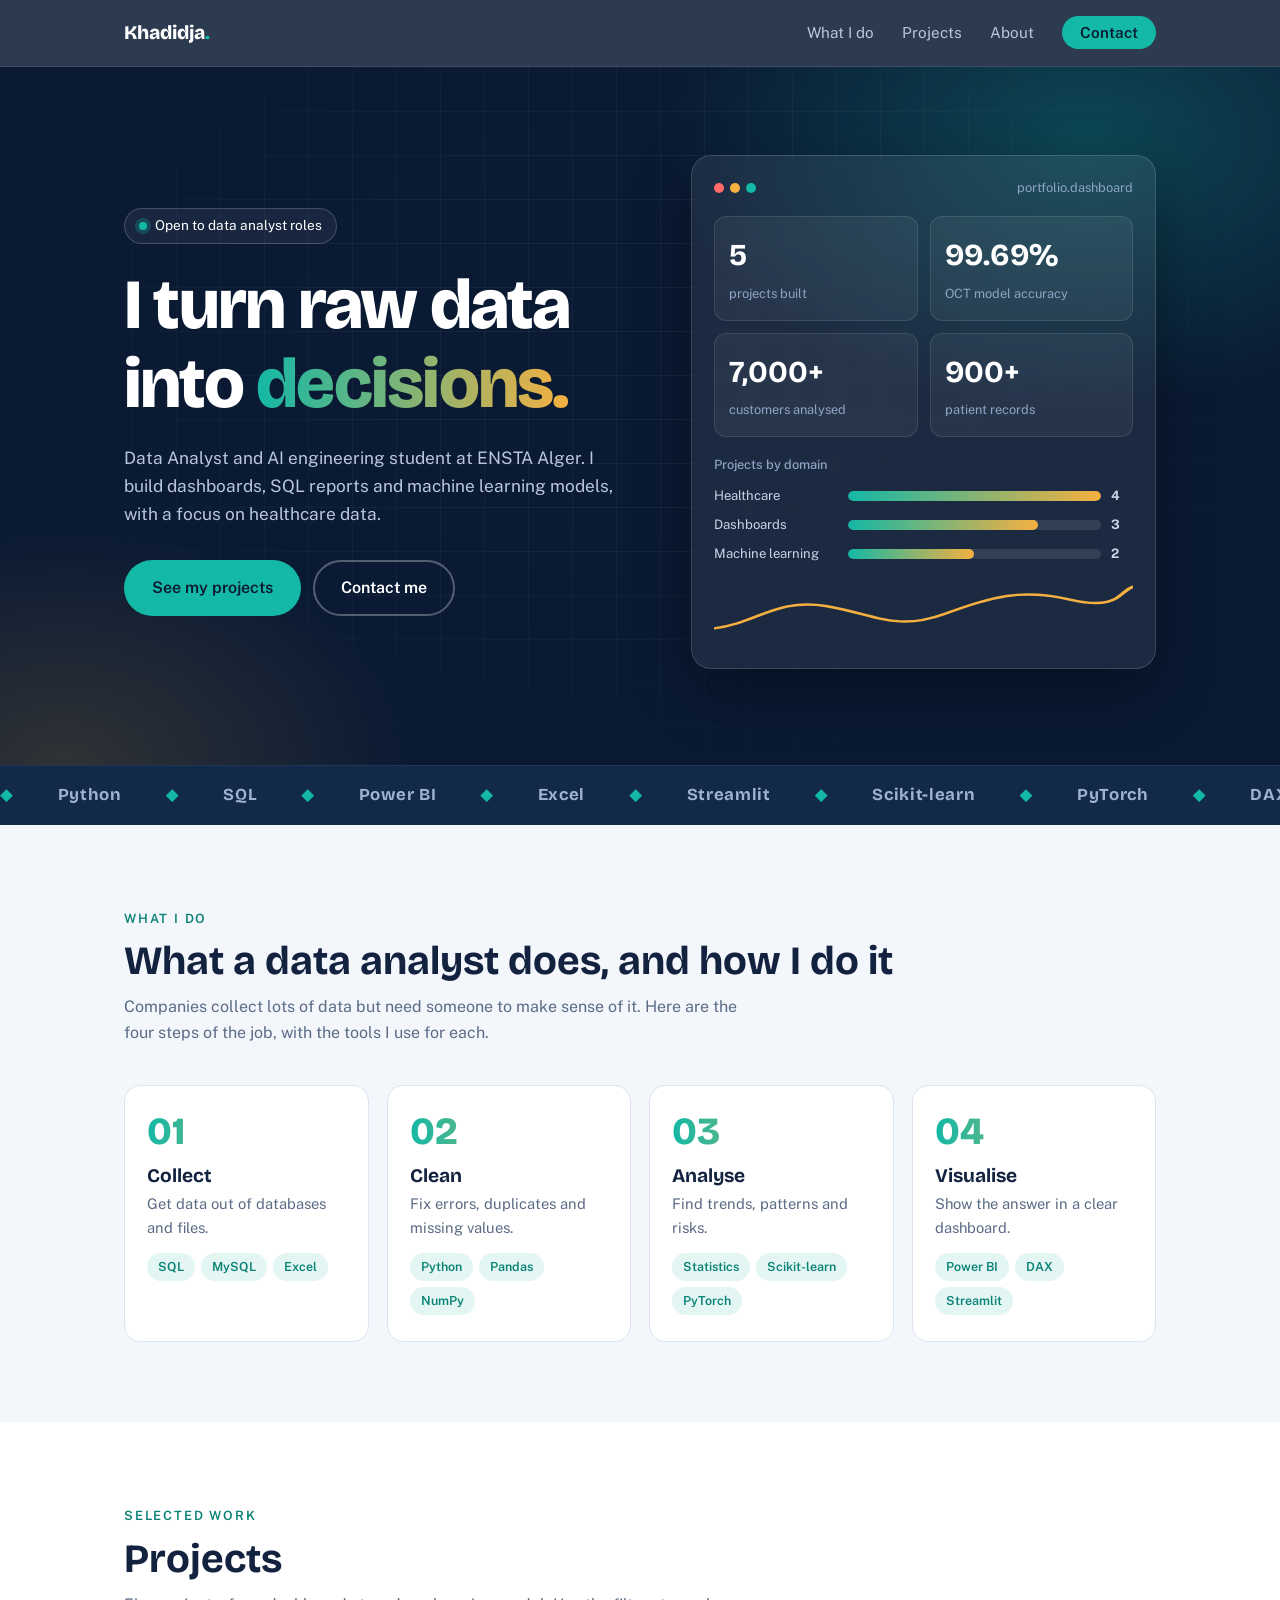
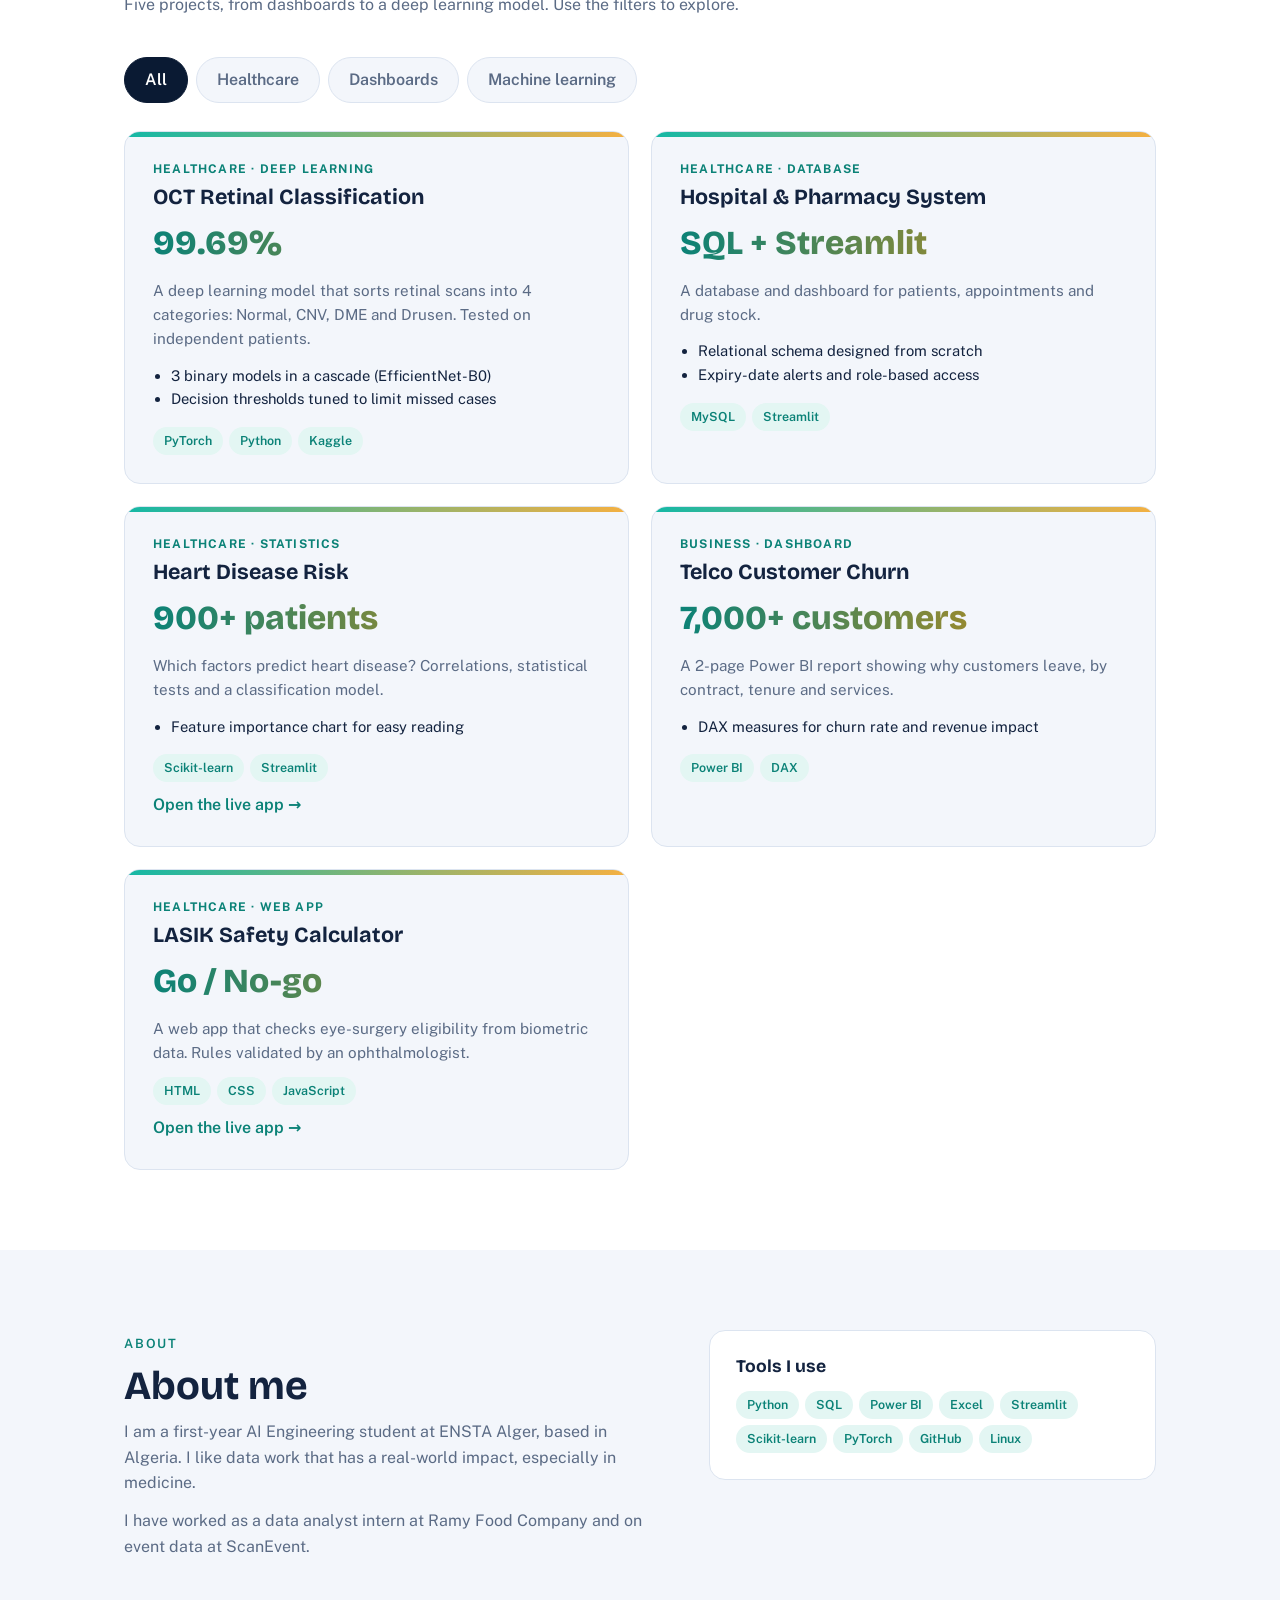
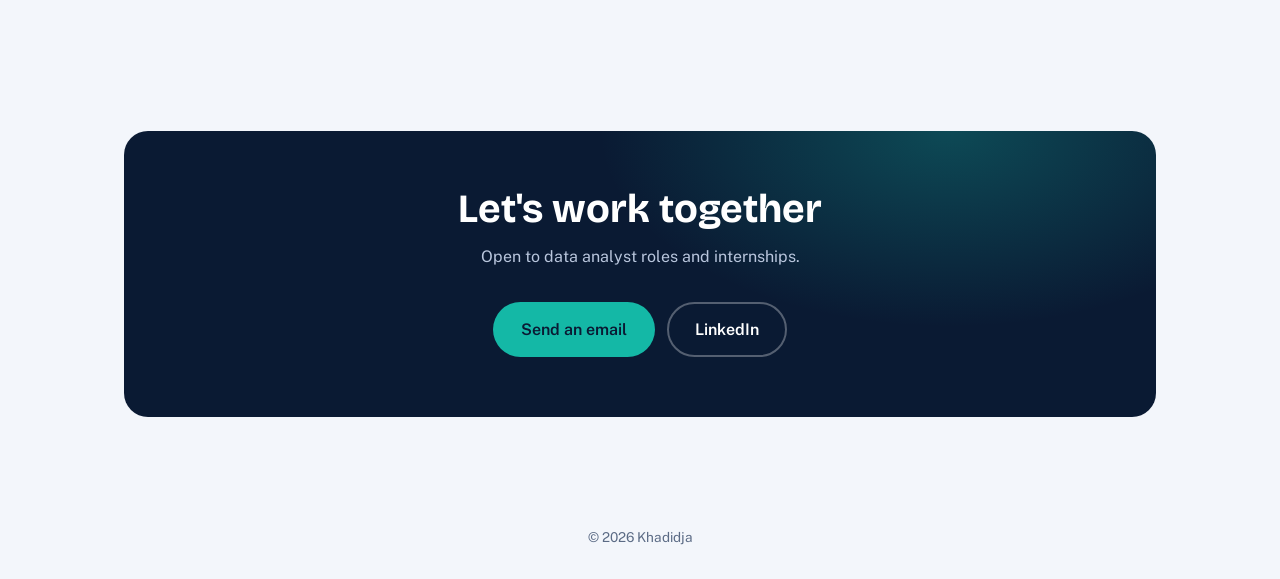
<file: index.html>
<!DOCTYPE html>
<html lang="en">
<head>
<meta charset="UTF-8">
<meta name="viewport" content="width=device-width, initial-scale=1">
<title>Khadidja — Data Analyst</title>
<meta name="description" content="Data Analyst and AI engineering student. Dashboards, SQL, Python and machine learning for healthcare data.">
<link rel="preconnect" href="https://fonts.googleapis.com">
<link rel="preconnect" href="https://fonts.gstatic.com" crossorigin>
<link href="https://fonts.googleapis.com/css2?family=Bricolage+Grotesque:wght@500;700;800&family=Public+Sans:wght@400;500;600&display=swap" rel="stylesheet">
<link rel="stylesheet" href="style.css">
<!-- defer = le JS s'exécute après le chargement du HTML : plus fiable -->
<script src="script.js" defer></script>
</head>
<body>

<header>
  <nav class="wrap">
    <a class="logo" href="#top">Khadidja<span>.</span></a>
    <ul>
      <li><a href="#skills">What I do</a></li>
      <li><a href="#projects">Projects</a></li>
      <li><a href="#about">About</a></li>
      <li><a class="cta" href="#contact">Contact</a></li>
    </ul>
  </nav>
</header>

<main id="top">

<!-- HERO -->
<section class="hero">


  <div class="wrap">
    <div>
      <span class="badge"><i></i>Open to data analyst roles</span>
      <h1>I turn raw data into <span class="grad">decisions.</span></h1>
      <p>Data Analyst and AI engineering student at ENSTA Alger. I build dashboards, SQL reports and machine learning models, with a focus on healthcare data.</p>
      <div class="btns">
        <a class="btn primary" href="#projects">See my projects</a>
        <a class="btn ghost" href="#contact">Contact me</a>
      </div>
    </div>

    <!-- Les chiffres sont déjà écrits ici : si le JS ne marche pas, ils restent corrects -->
    <div class="dash" aria-label="Key numbers from my projects">
      <div class="dash-top"><i></i><i></i><i></i><span>portfolio.dashboard</span></div>
      <div class="kpis">
        <div class="kpi"><b data-count="5">5</b><span>projects built</span></div>
        <div class="kpi"><b data-count="99.69" data-dec="2" data-suffix="%">99.69%</b><span>OCT model accuracy</span></div>
        <div class="kpi"><b data-count="7000" data-suffix="+">7,000+</b><span>customers analysed</span></div>
        <div class="kpi"><b data-count="900" data-suffix="+">900+</b><span>patient records</span></div>
      </div>


      <div class="chart">
        <h4>Projects by domain</h4>
        <div class="bar"><span>Healthcare</span><div class="track"><i class="fill" style="--w:100%"></i></div><b>4</b></div>
        <div class="bar"><span>Dashboards</span><div class="track"><i class="fill" style="--w:75%"></i></div><b>3</b></div>
        <div class="bar"><span>Machine learning</span><div class="track"><i class="fill" style="--w:50%"></i></div><b>2</b></div>
      </div>


      <svg class="spark" viewBox="0 0 300 70" preserveAspectRatio="none" aria-hidden="true">
        <path d="M0 58 C30 52 45 20 80 30 S130 62 165 40 S220 8 255 22 S290 12 300 6"/>
      </svg>
    </div>
  </div>
</section>


<!-- Bande d'outils (le contenu est répété 2 fois pour une boucle sans coupure) -->
<div class="marquee" aria-hidden="true">
  <div>
    <span>Python</span><span>SQL</span><span>Power BI</span><span>Excel</span><span>Streamlit</span><span>Scikit-learn</span><span>PyTorch</span><span>DAX</span>
    <span>Python</span><span>SQL</span><span>Power BI</span><span>Excel</span><span>Streamlit</span><span>Scikit-learn</span><span>PyTorch</span><span>DAX</span>
  </div>
</div>

<!-- SKILLS : le travail d'un data analyst en 4 étapes -->
<section id="skills">
  <div class="wrap">
    
    <span class="eyebrow">What I do</span>
    <h2>What a data analyst does, and how I do it</h2>
    <p class="lead">Companies collect lots of data but need someone to make sense of it. Here are the four steps of the job, with the tools I use for each.</p>
    <div class="steps">

      <div class="step">
        <h3>Collect</h3>
        <p>Get data out of databases and files.</p>
        <div class="tags"><span class="tag">SQL</span><span class="tag">MySQL</span><span class="tag">Excel</span></div>
      </div>


      <div class="step">
        <h3>Clean</h3>
        <p>Fix errors, duplicates and missing values.</p>
        <div class="tags"><span class="tag">Python</span><span class="tag">Pandas</span><span class="tag">NumPy</span></div>
      </div>
      <div class="step">
        <h3>Analyse</h3>
        <p>Find trends, patterns and risks.</p>
        <div class="tags"><span class="tag">Statistics</span><span class="tag">Scikit-learn</span><span class="tag">PyTorch</span></div>
      </div>
      <div class="step">
        <h3>Visualise</h3>
        <p>Show the answer in a clear dashboard.</p>
        <div class="tags"><span class="tag">Power BI</span><span class="tag">DAX</span><span class="tag">Streamlit</span></div>
      </div>
    </div>
  </div>
</section>

<!-- PROJETS -->
<section id="projects" class="projects-bg">
  <div class="wrap">
    <span class="eyebrow">Selected work</span>
    <h2>Projects</h2>
    <p class="lead">Five projects, from dashboards to a deep learning model. Use the filters to explore.</p>

    <div class="filters" role="group" aria-label="Filter projects">
      <button type="button" class="active" data-filter="all">All</button>
      <button type="button" data-filter="health">Healthcare</button>
      <button type="button" data-filter="dashboard">Dashboards</button>
      <button type="button" data-filter="ml">Machine learning</button>
    </div>

    <div class="grid">
      <!-- Chaque projet = un <article>. data-cat = catégories utilisées par les filtres -->
      <article class="project" data-cat="health ml">
        <div class="kind">Healthcare · Deep learning</div>
        <h3>OCT Retinal Classification</h3>
        <div class="big">99.69%</div>
        <p>A deep learning model that sorts retinal scans into 4 categories: Normal, CNV, DME and Drusen. Tested on independent patients.</p>
        <ul><li>3 binary models in a cascade (EfficientNet-B0)</li><li>Decision thresholds tuned to limit missed cases</li></ul>
        <div class="tags"><span class="tag">PyTorch</span><span class="tag">Python</span><span class="tag">Kaggle</span></div>
      </article>

      <article class="project" data-cat="health dashboard">
        <div class="kind">Healthcare · Database</div>
        <h3>Hospital &amp; Pharmacy System</h3>
        <div class="big">SQL + Streamlit</div>
        <p>A database and dashboard for patients, appointments and drug stock.</p>
        <ul><li>Relational schema designed from scratch</li><li>Expiry-date alerts and role-based access</li></ul>
        <div class="tags"><span class="tag">MySQL</span><span class="tag">Streamlit</span></div>
      </article>

      <article class="project" data-cat="health ml dashboard">
        <div class="kind">Healthcare · Statistics</div>
        <h3>Heart Disease Risk</h3>
        <div class="big">900+ patients</div>
        <p>Which factors predict heart disease? Correlations, statistical tests and a classification model.</p>
        <ul><li>Feature importance chart for easy reading</li></ul>
        <div class="tags"><span class="tag">Scikit-learn</span><span class="tag">Streamlit</span></div>
        <a class="link" href="https://heartdiseasedashboard-sdqftyhc4finz9crejudpn.streamlit.app/" target="_blank" rel="noopener">Open the live app →</a>
      </article>

      <article class="project" data-cat="dashboard">
        <div class="kind">Business · Dashboard</div>
        <h3>Telco Customer Churn</h3>
        <div class="big">7,000+ customers</div>
        <p>A 2-page Power BI report showing why customers leave, by contract, tenure and services.</p>
        <ul><li>DAX measures for churn rate and revenue impact</li></ul>
        <div class="tags"><span class="tag">Power BI</span><span class="tag">DAX</span></div>
      </article>

      <article class="project" data-cat="health">
        <div class="kind">Healthcare · Web app</div>
        <h3>LASIK Safety Calculator</h3>
        <div class="big">Go / No-go</div>
        <p>A web app that checks eye-surgery eligibility from biometric data. Rules validated by an ophthalmologist.</p>
        <div class="tags"><span class="tag">HTML</span><span class="tag">CSS</span><span class="tag">JavaScript</span></div>
        <a class="link" href="https://clarity-ai-vision.vercel.app/" target="_blank" rel="noopener">Open the live app →</a>
      </article>
    </div>
  </div>
</section>

<!-- À PROPOS -->
<section id="about">
  <div class="wrap about">
    <div>
      <span class="eyebrow">About</span>
      <h2>About me</h2>
      <p>I am a first-year AI Engineering student at ENSTA Alger, based in Algeria. I like data work that has a real-world impact, especially in medicine.</p>
      <p>I have worked as a data analyst intern at Ramy Food Company and on event data at ScanEvent.</p>
    </div>
    <div class="facts">
      <h3>Tools I use</h3>
      <div class="tags">
        <span class="tag">Python</span><span class="tag">SQL</span><span class="tag">Power BI</span><span class="tag">Excel</span>
        <span class="tag">Streamlit</span><span class="tag">Scikit-learn</span><span class="tag">PyTorch</span><span class="tag">GitHub</span><span class="tag">Linux</span>
      </div>
    </div>
  </div>
</section>

<!-- CONTACT -->
<section id="contact">
  <div class="wrap">
    <div class="contact">
      <h2>Let's work together</h2>
      <p>Open to data analyst roles and internships.</p>
     
<a
  class="btn primary"
  href="https://mail.google.com/mail/?view=cm&fs=1&to=aithocinekhadidja19@gmail.com"
  target="_blank"
  rel="noopener noreferrer"
>
  Send an email
</a>
      <a class="btn ghost" href="https://www.linkedin.com/in/ait-hocine-khadidja-222a38408" target="_blank" rel="noopener">LinkedIn</a>
    </div>
  </div>
</section>

</main>
<footer>© 2026 Khadidja</footer>

</body>
</html>
</file>
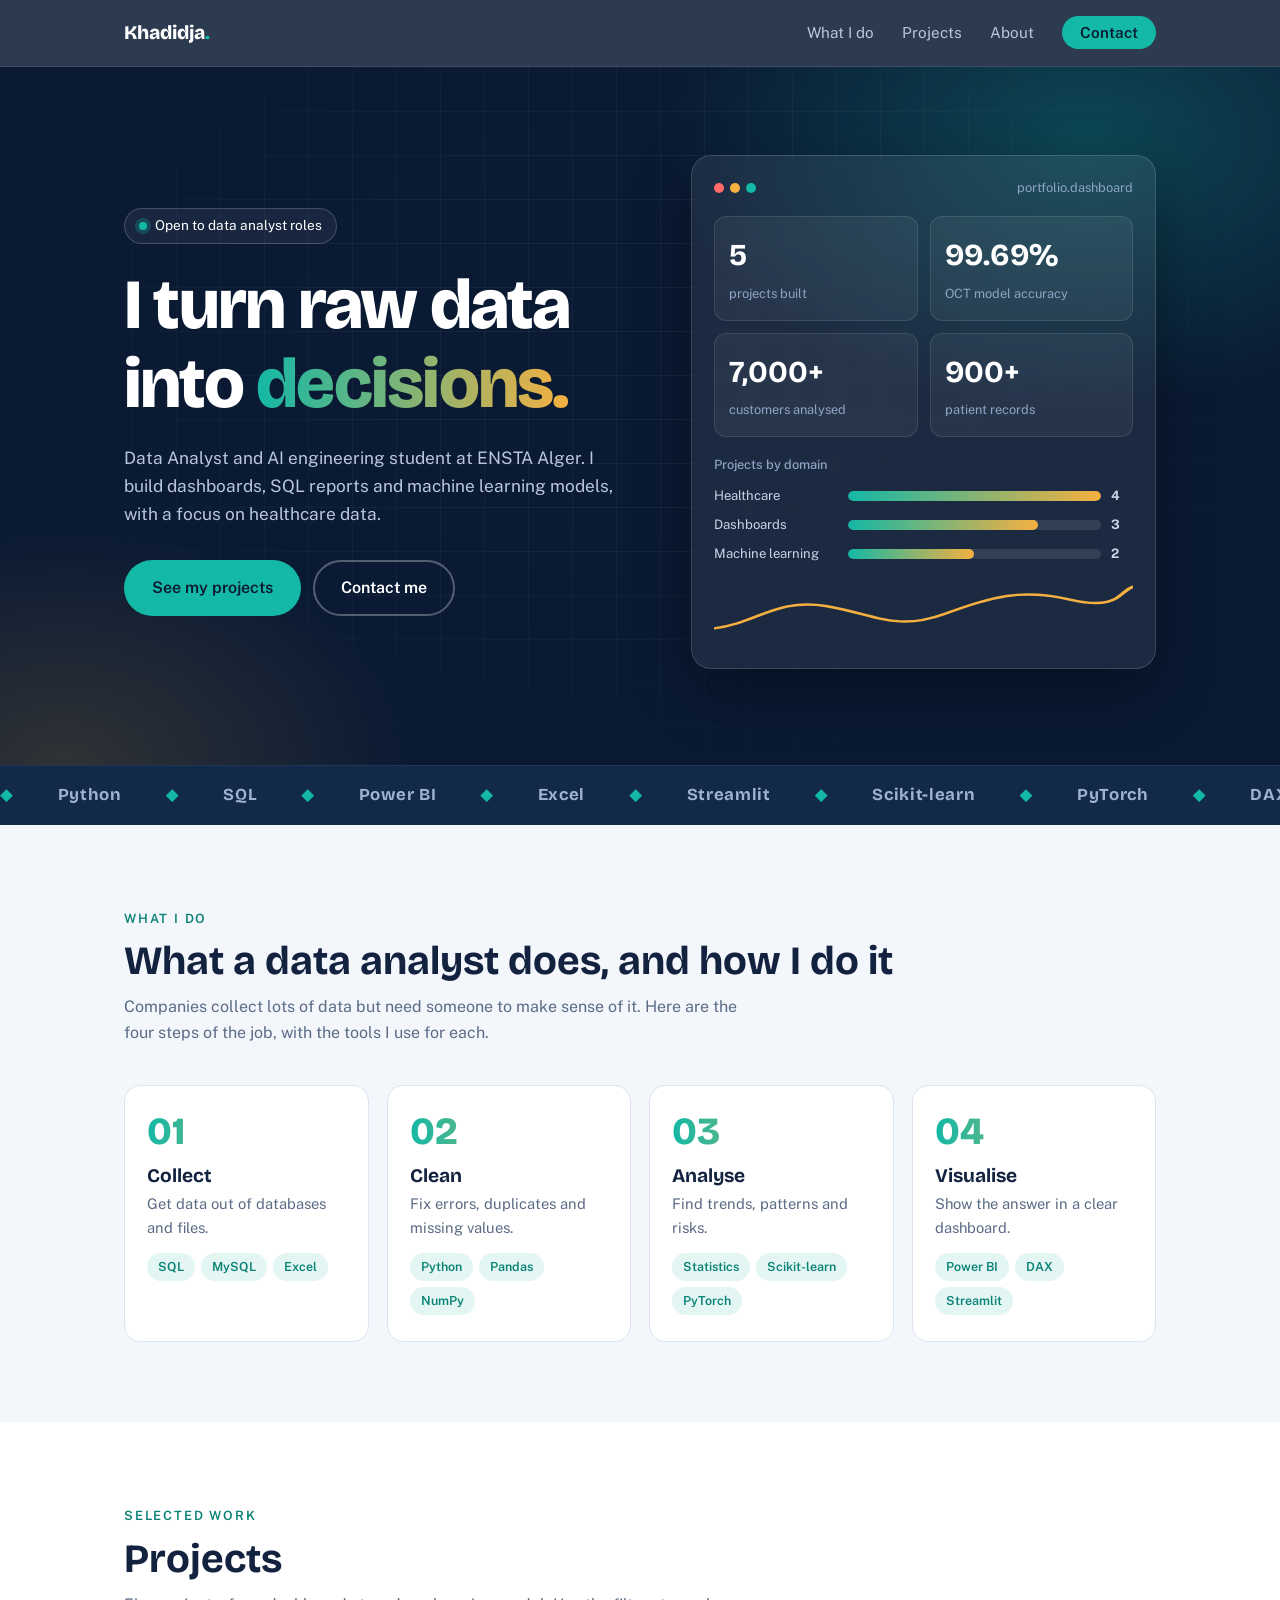
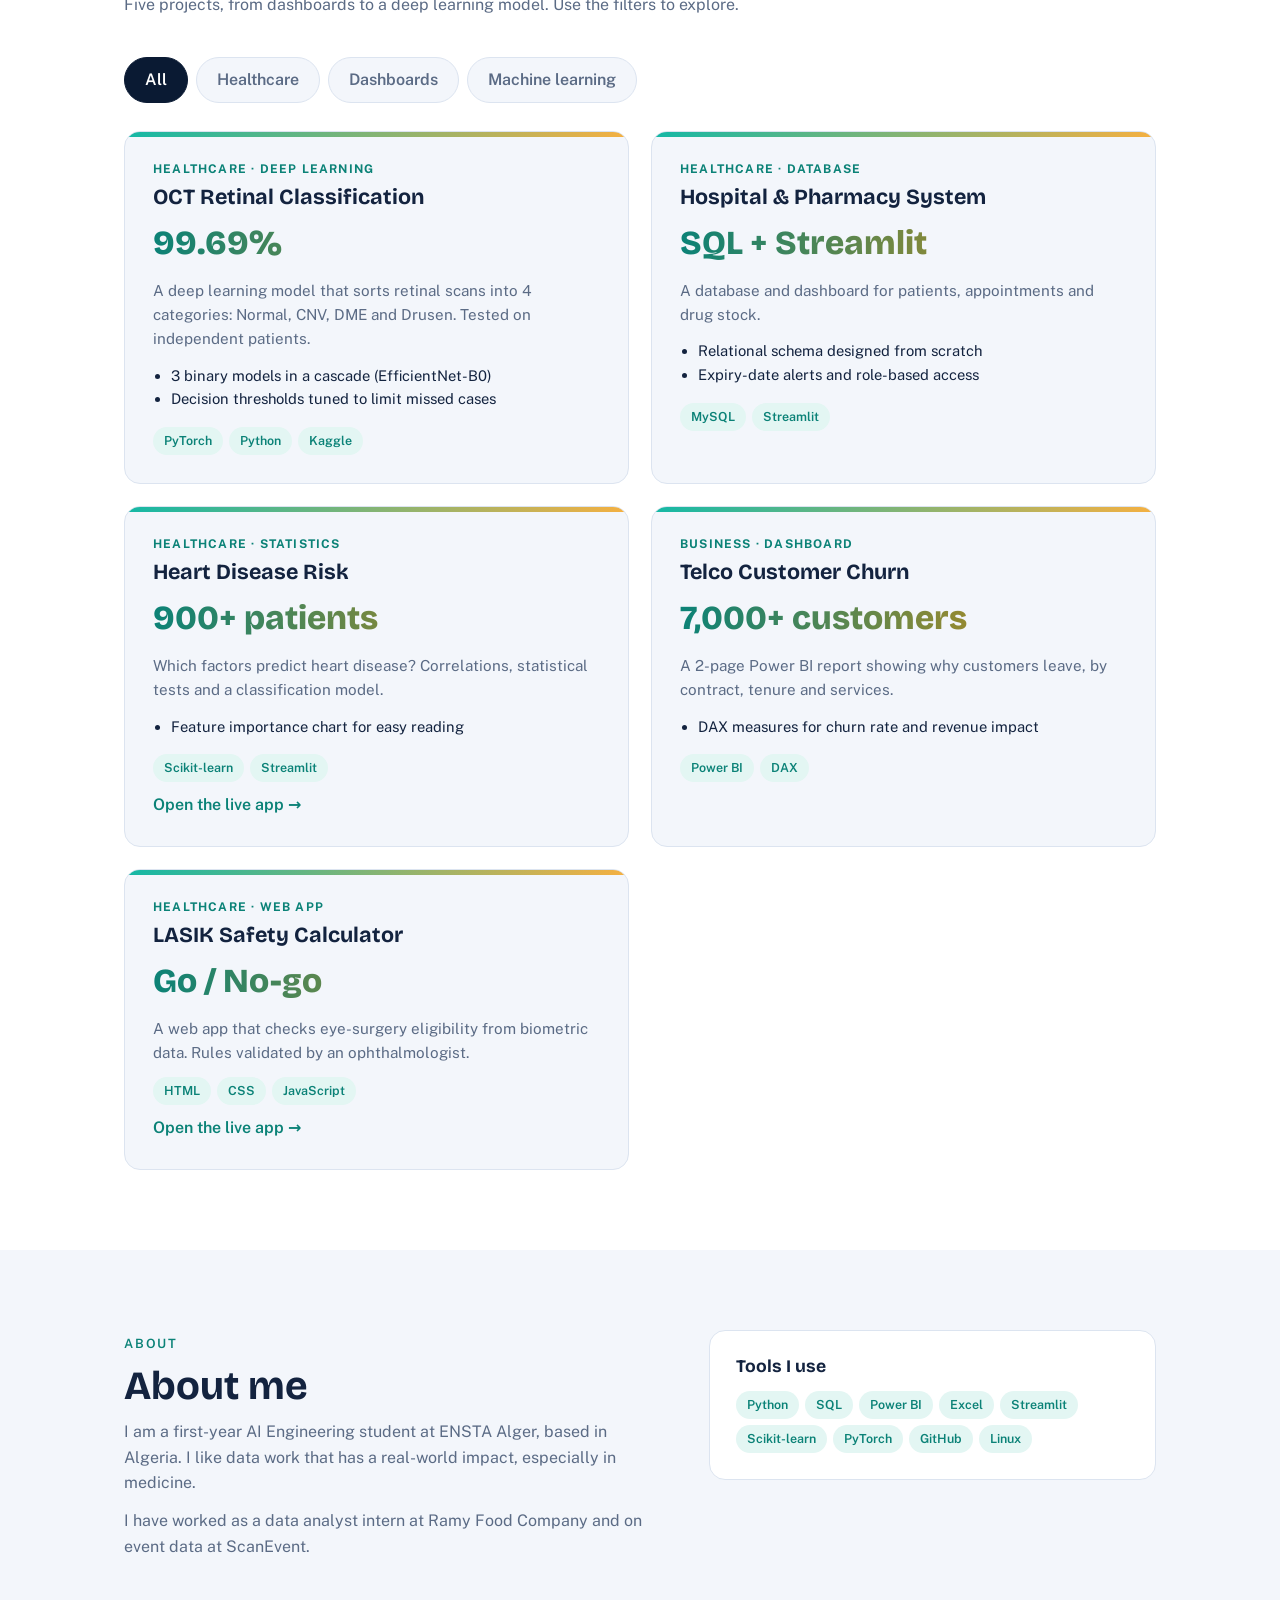
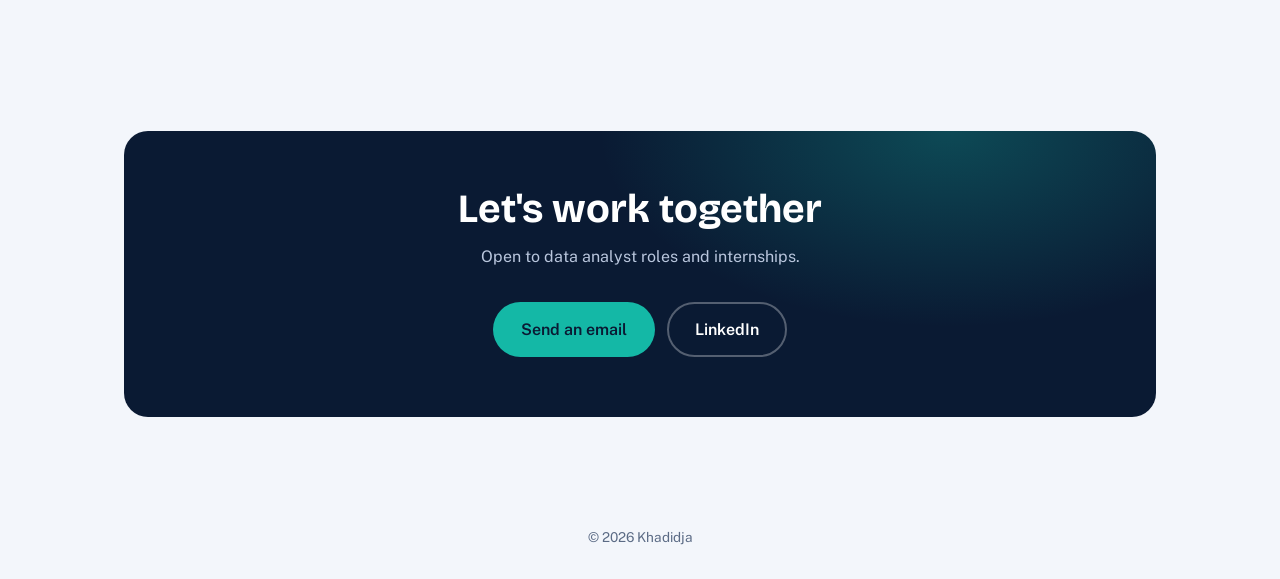
<file: index (2).html>
<!DOCTYPE html>
<html lang="en">
<head>
<meta charset="UTF-8">
<meta name="viewport" content="width=device-width, initial-scale=1">
<title>Khadidja — Data Analyst</title>
<meta name="description" content="Data Analyst and AI engineering student. Dashboards, SQL, Python and machine learning for healthcare data.">
<link rel="preconnect" href="https://fonts.googleapis.com">
<link rel="preconnect" href="https://fonts.gstatic.com" crossorigin>
<link href="https://fonts.googleapis.com/css2?family=Bricolage+Grotesque:wght@500;700;800&family=Public+Sans:wght@400;500;600&display=swap" rel="stylesheet">
<link rel="stylesheet" href="style (1).css">
<!-- defer = le JS s'exécute après le chargement du HTML : plus fiable -->
<script src="script (1).js" defer></script>
</head>
<body>

<header>
  <nav class="wrap">
    <a class="logo" href="#top">Khadidja<span>.</span></a>
    <ul>
      <li><a href="#skills">What I do</a></li>
      <li><a href="#projects">Projects</a></li>
      <li><a href="#about">About</a></li>
      <li><a class="cta" href="#contact">Contact</a></li>
    </ul>
  </nav>
</header>

<main id="top">

<!-- HERO -->
<section class="hero">


  <div class="wrap">
    <div>
      <span class="badge"><i></i>Open to data analyst roles</span>
      <h1>I turn raw data into <span class="grad">decisions.</span></h1>
      <p>Data Analyst and AI engineering student at ENSTA Alger. I build dashboards, SQL reports and machine learning models, with a focus on healthcare data.</p>
      <div class="btns">
        <a class="btn primary" href="#projects">See my projects</a>
        <a class="btn ghost" href="#contact">Contact me</a>
      </div>
    </div>

    <!-- Les chiffres sont déjà écrits ici : si le JS ne marche pas, ils restent corrects -->
    <div class="dash" aria-label="Key numbers from my projects">
      <div class="dash-top"><i></i><i></i><i></i><span>portfolio.dashboard</span></div>
      <div class="kpis">
        <div class="kpi"><b data-count="5">5</b><span>projects built</span></div>
        <div class="kpi"><b data-count="99.69" data-dec="2" data-suffix="%">99.69%</b><span>OCT model accuracy</span></div>
        <div class="kpi"><b data-count="7000" data-suffix="+">7,000+</b><span>customers analysed</span></div>
        <div class="kpi"><b data-count="900" data-suffix="+">900+</b><span>patient records</span></div>
      </div>


      <div class="chart">
        <h4>Projects by domain</h4>
        <div class="bar"><span>Healthcare</span><div class="track"><i class="fill" style="--w:100%"></i></div><b>4</b></div>
        <div class="bar"><span>Dashboards</span><div class="track"><i class="fill" style="--w:75%"></i></div><b>3</b></div>
        <div class="bar"><span>Machine learning</span><div class="track"><i class="fill" style="--w:50%"></i></div><b>2</b></div>
      </div>


      <svg class="spark" viewBox="0 0 300 70" preserveAspectRatio="none" aria-hidden="true">
        <path d="M0 58 C30 52 45 20 80 30 S130 62 165 40 S220 8 255 22 S290 12 300 6"/>
      </svg>
    </div>
  </div>
</section>


<!-- Bande d'outils (le contenu est répété 2 fois pour une boucle sans coupure) -->
<div class="marquee" aria-hidden="true">
  <div>
    <span>Python</span><span>SQL</span><span>Power BI</span><span>Excel</span><span>Streamlit</span><span>Scikit-learn</span><span>PyTorch</span><span>DAX</span>
    <span>Python</span><span>SQL</span><span>Power BI</span><span>Excel</span><span>Streamlit</span><span>Scikit-learn</span><span>PyTorch</span><span>DAX</span>
  </div>
</div>

<!-- SKILLS : le travail d'un data analyst en 4 étapes -->
<section id="skills">
  <div class="wrap">
    
    <span class="eyebrow">What I do</span>
    <h2>What a data analyst does, and how I do it</h2>
    <p class="lead">Companies collect lots of data but need someone to make sense of it. Here are the four steps of the job, with the tools I use for each.</p>
    <div class="steps">

      <div class="step">
        <h3>Collect</h3>
        <p>Get data out of databases and files.</p>
        <div class="tags"><span class="tag">SQL</span><span class="tag">MySQL</span><span class="tag">Excel</span></div>
      </div>


      <div class="step">
        <h3>Clean</h3>
        <p>Fix errors, duplicates and missing values.</p>
        <div class="tags"><span class="tag">Python</span><span class="tag">Pandas</span><span class="tag">NumPy</span></div>
      </div>
      <div class="step">
        <h3>Analyse</h3>
        <p>Find trends, patterns and risks.</p>
        <div class="tags"><span class="tag">Statistics</span><span class="tag">Scikit-learn</span><span class="tag">PyTorch</span></div>
      </div>
      <div class="step">
        <h3>Visualise</h3>
        <p>Show the answer in a clear dashboard.</p>
        <div class="tags"><span class="tag">Power BI</span><span class="tag">DAX</span><span class="tag">Streamlit</span></div>
      </div>
    </div>
  </div>
</section>

<!-- PROJETS -->
<section id="projects" class="projects-bg">
  <div class="wrap">
    <span class="eyebrow">Selected work</span>
    <h2>Projects</h2>
    <p class="lead">Five projects, from dashboards to a deep learning model. Use the filters to explore.</p>

    <div class="filters" role="group" aria-label="Filter projects">
      <button type="button" class="active" data-filter="all">All</button>
      <button type="button" data-filter="health">Healthcare</button>
      <button type="button" data-filter="dashboard">Dashboards</button>
      <button type="button" data-filter="ml">Machine learning</button>
    </div>

    <div class="grid">
      <!-- Chaque projet = un <article>. data-cat = catégories utilisées par les filtres -->
      <article class="project" data-cat="health ml">
        <div class="kind">Healthcare · Deep learning</div>
        <h3>OCT Retinal Classification</h3>
        <div class="big">99.69%</div>
        <p>A deep learning model that sorts retinal scans into 4 categories: Normal, CNV, DME and Drusen. Tested on independent patients.</p>
        <ul><li>3 binary models in a cascade (EfficientNet-B0)</li><li>Decision thresholds tuned to limit missed cases</li></ul>
        <div class="tags"><span class="tag">PyTorch</span><span class="tag">Python</span><span class="tag">Kaggle</span></div>
      </article>

      <article class="project" data-cat="health dashboard">
        <div class="kind">Healthcare · Database</div>
        <h3>Hospital &amp; Pharmacy System</h3>
        <div class="big">SQL + Streamlit</div>
        <p>A database and dashboard for patients, appointments and drug stock.</p>
        <ul><li>Relational schema designed from scratch</li><li>Expiry-date alerts and role-based access</li></ul>
        <div class="tags"><span class="tag">MySQL</span><span class="tag">Streamlit</span></div>
      </article>

      <article class="project" data-cat="health ml dashboard">
        <div class="kind">Healthcare · Statistics</div>
        <h3>Heart Disease Risk</h3>
        <div class="big">900+ patients</div>
        <p>Which factors predict heart disease? Correlations, statistical tests and a classification model.</p>
        <ul><li>Feature importance chart for easy reading</li></ul>
        <div class="tags"><span class="tag">Scikit-learn</span><span class="tag">Streamlit</span></div>
        <a class="link" href="https://heartdiseasedashboard-sdqftyhc4finz9crejudpn.streamlit.app/" target="_blank" rel="noopener">Open the live app →</a>
      </article>

      <article class="project" data-cat="dashboard">
        <div class="kind">Business · Dashboard</div>
        <h3>Telco Customer Churn</h3>
        <div class="big">7,000+ customers</div>
        <p>A 2-page Power BI report showing why customers leave, by contract, tenure and services.</p>
        <ul><li>DAX measures for churn rate and revenue impact</li></ul>
        <div class="tags"><span class="tag">Power BI</span><span class="tag">DAX</span></div>
      </article>

      <article class="project" data-cat="health">
        <div class="kind">Healthcare · Web app</div>
        <h3>LASIK Safety Calculator</h3>
        <div class="big">Go / No-go</div>
        <p>A web app that checks eye-surgery eligibility from biometric data. Rules validated by an ophthalmologist.</p>
        <div class="tags"><span class="tag">HTML</span><span class="tag">CSS</span><span class="tag">JavaScript</span></div>
        <a class="link" href="https://clarity-ai-vision.vercel.app/" target="_blank" rel="noopener">Open the live app →</a>
      </article>
    </div>
  </div>
</section>

<!-- À PROPOS -->
<section id="about">
  <div class="wrap about">
    <div>
      <span class="eyebrow">About</span>
      <h2>About me</h2>
      <p>I am a first-year AI Engineering student at ENSTA Alger, based in Algeria. I like data work that has a real-world impact, especially in medicine.</p>
      <p>I have worked as a data analyst intern at Ramy Food Company and on event data at ScanEvent.</p>
    </div>
    <div class="facts">
      <h3>Tools I use</h3>
      <div class="tags">
        <span class="tag">Python</span><span class="tag">SQL</span><span class="tag">Power BI</span><span class="tag">Excel</span>
        <span class="tag">Streamlit</span><span class="tag">Scikit-learn</span><span class="tag">PyTorch</span><span class="tag">GitHub</span><span class="tag">Linux</span>
      </div>
    </div>
  </div>
</section>

<!-- CONTACT -->
<section id="contact">
  <div class="wrap">
    <div class="contact">
      <h2>Let's work together</h2>
      <p>Open to data analyst roles and internships.</p>
      <!-- Remplace par ton vrai email et ton vrai LinkedIn -->
      <a class="btn primary" href="mailto:ton.email@example.com">Send an email</a>
      <a class="btn ghost" href="https://linkedin.com/in/ton-profil" target="_blank" rel="noopener">LinkedIn</a>
    </div>
  </div>
</section>

</main>
<footer>© 2026 Khadidja</footer>

</body>
</html>
</file>
<file: style.css>
/* ===== 1. VARIABLES : change les couleurs ici et tout le site change ===== */
:root{
  --navy:#0A1A33;       /* fond sombre (hero, contact) */
  --navy2:#12294A;      /* cartes sur fond sombre */
  --bg:#F3F6FB;         /* fond clair */
  --card:#FFFFFF;
  --ink:#13233F;        /* texte sur fond clair */
  --muted:#5B6B85;
  --line:#DCE4F0;
  --teal:#14B8A6;       /* couleur principale */
  --teal-dark:#0B8277;  /* teal lisible sur fond clair */
  --amber:#F5B041;      /* accent */
  --radius:16px;
  --title:"Bricolage Grotesque",system-ui,sans-serif;
  --body:"Public Sans",system-ui,sans-serif;
}
*{box-sizing:border-box;margin:0;padding:0}
html{scroll-behavior:smooth}
body{font-family:var(--body);background:var(--bg);color:var(--ink);line-height:1.6}
a{color:inherit}
.wrap{max-width:1080px;margin:0 auto;padding:0 24px}
section{padding:80px 0}
h1,h2,h3{font-family:var(--title);line-height:1.12}
h2{font-size:clamp(1.8rem,3.2vw,2.5rem);margin-bottom:10px}
.eyebrow{display:inline-block;font-size:.8rem;font-weight:600;letter-spacing:.14em;text-transform:uppercase;color:var(--teal-dark);margin-bottom:10px}
.lead{color:var(--muted);max-width:62ch;margin-bottom:40px}
:focus-visible{outline:3px solid var(--amber);outline-offset:3px}

/* ===== 2. NAVIGATION ===== */
header{position:sticky;top:0;z-index:20;background:rgba(10,26,51,.85);backdrop-filter:blur(10px);border-bottom:1px solid rgba(255,255,255,.08);color:#fff}
nav{display:flex;justify-content:space-between;align-items:center;height:66px}
.logo{font-family:var(--title);font-weight:800;font-size:1.2rem;text-decoration:none}
.logo span{color:var(--teal)}
nav ul{display:flex;gap:28px;list-style:none;font-size:.95rem;align-items:center}
nav ul a{text-decoration:none;color:#B9C6DD;transition:.2s}
nav ul a:hover{color:#fff}
nav .cta{padding:8px 18px;border-radius:999px;background:var(--teal);color:var(--navy);font-weight:600}
nav .cta:hover{background:var(--amber);color:var(--navy)}



/* ===== 3. HERO (fond sombre + grille + lueur) ===== */
.hero{position:relative;overflow:hidden;color:#fff;padding:88px 0 96px;
  background:
    radial-gradient(600px 380px at 85% 10%, rgba(20,184,166,.28), transparent 70%),
    radial-gradient(500px 340px at 5% 100%, rgba(245,176,65,.16), transparent 70%),
    var(--navy)}
.hero::before{content:"";position:absolute;inset:0;
  background-image:linear-gradient(rgba(255,255,255,.05) 1px,transparent 1px),linear-gradient(90deg,rgba(255,255,255,.05) 1px,transparent 1px);
  background-size:44px 44px;
  -webkit-mask-image:radial-gradient(ellipse at 50% 40%,#000 30%,transparent 75%);mask-image:radial-gradient(ellipse at 50% 40%,#000 30%,transparent 75%)}
.hero .wrap{position:relative;display:grid;grid-template-columns:1.1fr 1fr;gap:56px;align-items:center}
.badge{display:inline-flex;align-items:center;gap:8px;font-size:.85rem;padding:6px 14px;border-radius:999px;border:1px solid rgba(255,255,255,.18);background:rgba(255,255,255,.06);margin-bottom:22px}
.badge i{width:8px;height:8px;border-radius:50%;background:var(--teal);box-shadow:0 0 0 4px rgba(20,184,166,.25)}
.hero h1{font-size:clamp(2.6rem,6vw,4.4rem);font-weight:800;letter-spacing:-.025em}
.grad{background:linear-gradient(90deg,var(--teal),var(--amber));-webkit-background-clip:text;background-clip:text;color:transparent}
.hero p{color:#B9C6DD;margin:22px 0 32px;max-width:48ch;font-size:1.08rem}
.btns{display:flex;gap:12px;flex-wrap:wrap}
.btn{display:inline-block;padding:13px 26px;border-radius:999px;font-weight:600;text-decoration:none;border:2px solid transparent;transition:.2s}
.btn.primary{background:var(--teal);color:var(--navy)}
.btn.primary:hover{background:var(--amber);transform:translateY(-2px)}
.btn.ghost{border-color:rgba(255,255,255,.3);color:#fff}
.btn.ghost:hover{border-color:var(--teal);color:var(--teal)}

/* Entrée en douceur du hero (CSS pur, rien ne reste caché si le JS plante) */
@keyframes rise{from{opacity:0;transform:translateY(24px)}to{opacity:1;transform:none}}
.hero .wrap > div:first-child{animation:rise .8s ease both}
.dash{animation:rise .8s .2s ease both}

/* Mini tableau de bord */
.dash{background:rgba(255,255,255,.07);border:1px solid rgba(255,255,255,.14);border-radius:20px;padding:22px;backdrop-filter:blur(8px);box-shadow:0 24px 60px rgba(0,0,0,.35)}
.dash-top{display:flex;align-items:center;gap:6px;margin-bottom:18px;font-size:.8rem;color:#8FA3C4}
.dash-top i{width:10px;height:10px;border-radius:50%;background:#2B4468}
.dash-top i:nth-child(1){background:#FF6B6B}.dash-top i:nth-child(2){background:var(--amber)}.dash-top i:nth-child(3){background:var(--teal)}
.dash-top span{margin-left:auto}
.kpis{display:grid;grid-template-columns:1fr 1fr;gap:12px}
.kpi{background:rgba(255,255,255,.06);border:1px solid rgba(255,255,255,.1);border-radius:12px;padding:14px}
.kpi b{display:block;font-family:var(--title);font-size:1.9rem;color:#fff}
.kpi span{font-size:.8rem;color:#8FA3C4}
.chart{margin-top:18px}
.chart h4{font-size:.8rem;font-weight:500;color:#8FA3C4;margin-bottom:10px}
.bar{display:grid;grid-template-columns:124px 1fr 22px;align-items:center;gap:10px;font-size:.82rem;color:#C9D5EA;margin-bottom:8px}
.bar .track{height:10px;border-radius:99px;background:rgba(255,255,255,.1);overflow:hidden}
.bar .fill{display:block;height:100%;width:var(--w);border-radius:99px;background:linear-gradient(90deg,var(--teal),var(--amber));transform-origin:left;animation:grow 1.2s .5s ease both}
@keyframes grow{from{transform:scaleX(0)}to{transform:scaleX(1)}}
.spark{margin-top:10px;width:100%;height:56px}
.spark path{fill:none;stroke:var(--amber);stroke-width:3;stroke-linecap:round;stroke-dasharray:600;stroke-dashoffset:600;animation:draw 1.8s .6s ease forwards}
@keyframes draw{to{stroke-dashoffset:0}}

/* ===== 4. BANDE D'OUTILS qui défile (CSS pur) ===== */
.marquee{background:var(--navy2);color:#9FB2D3;overflow:hidden;padding:16px 0;border-top:1px solid rgba(255,255,255,.06)}
.marquee div{display:flex;gap:44px;width:max-content;animation:scroll 28s linear infinite;font-family:var(--title);font-weight:700;font-size:1.05rem;letter-spacing:.04em}
.marquee span::before{content:"◆";color:var(--teal);margin-right:44px}
@keyframes scroll{to{transform:translateX(-50%)}}

/* ===== 5. SKILLS : les 4 étapes du métier ===== */
.steps{display:grid;grid-template-columns:repeat(4,1fr);gap:18px;counter-reset:s}
.step{background:var(--card);border:1px solid var(--line);border-radius:var(--radius);padding:26px 22px;transition:.25s}
.step:hover{transform:translateY(-6px);box-shadow:0 18px 36px rgba(19,35,63,.1);border-color:var(--teal)}
.step::before{counter-increment:s;content:"0" counter(s);display:block;font-family:var(--title);font-weight:800;font-size:2.4rem;line-height:1;margin-bottom:14px;background:linear-gradient(90deg,var(--teal),var(--amber));-webkit-background-clip:text;background-clip:text;color:transparent}
.step h3{font-size:1.2rem;margin-bottom:6px}
.step p{font-size:.92rem;color:var(--muted);margin-bottom:14px}
.tags{display:flex;flex-wrap:wrap;gap:6px}
.tag{font-size:.78rem;padding:4px 11px;border-radius:999px;background:#E3F6F3;color:var(--teal-dark);font-weight:600}

/* ===== 6. PROJETS + filtres ===== */
.projects-bg{background:#fff}
.filters{display:flex;gap:8px;flex-wrap:wrap;margin-bottom:28px}
.filters button{font:inherit;font-weight:600;padding:9px 20px;border-radius:999px;border:1px solid var(--line);background:var(--bg);color:var(--muted);cursor:pointer;transition:.2s}
.filters button:hover{border-color:var(--teal);color:var(--teal-dark)}
.filters button.active{background:var(--navy);color:#fff;border-color:var(--navy)}
.grid{display:grid;grid-template-columns:repeat(2,1fr);gap:22px}
.project{position:relative;background:var(--bg);border:1px solid var(--line);border-radius:var(--radius);padding:28px;display:flex;flex-direction:column;overflow:hidden;transition:.25s}
.project::before{content:"";position:absolute;left:0;top:0;right:0;height:5px;background:linear-gradient(90deg,var(--teal),var(--amber))}
.project:hover{transform:translateY(-6px);box-shadow:0 20px 40px rgba(19,35,63,.12);background:#fff}
.project.hide{display:none}
.kind{font-size:.75rem;font-weight:700;letter-spacing:.1em;text-transform:uppercase;color:var(--teal-dark);margin-bottom:6px}
.project h3{font-size:1.35rem;margin-bottom:2px}
.project .big{font-family:var(--title);font-weight:800;font-size:2.1rem;margin:6px 0 8px;background:linear-gradient(90deg,var(--teal-dark),#E08E0B);-webkit-background-clip:text;background-clip:text;color:transparent}
.project p{color:var(--muted);font-size:.95rem;margin-bottom:12px}
.project ul{margin:0 0 16px 18px;font-size:.92rem;color:var(--ink)}
.project a.link{margin-top:auto;padding-top:10px;font-weight:600;color:var(--teal-dark);text-decoration:none}
.project a.link:hover{text-decoration:underline}

/* ===== 7. À PROPOS + CONTACT ===== */
.about{display:grid;grid-template-columns:1.2fr 1fr;gap:48px;align-items:start}
.about p{color:var(--muted);margin-bottom:12px}
.facts{background:var(--card);border:1px solid var(--line);border-radius:var(--radius);padding:26px}
.facts h3{font-size:1.1rem;margin-bottom:14px}
.contact{position:relative;overflow:hidden;color:#fff;border-radius:24px;padding:56px 32px;text-align:center;
  background:radial-gradient(500px 280px at 80% 0%,rgba(20,184,166,.3),transparent 70%),var(--navy)}
.contact p{color:#B9C6DD;margin:12px 0 28px}
.contact .btn{margin:4px}
.contact .btn.ghost:hover{color:var(--amber);border-color:var(--amber)}
footer{padding:30px 0;text-align:center;color:var(--muted);font-size:.85rem}

/* Apparition au scroll : amélioration progressive (si le navigateur ne sait pas, tout s'affiche normalement) */
@supports (animation-timeline:view()){
  .step,.project,.facts,.about > div:first-child{animation:rise linear both;animation-timeline:view();animation-range:entry 0% entry 35%}
}

/* ===== 8. RESPONSIVE (mobile) ===== */
@media(max-width:900px){
  .hero .wrap,.about{grid-template-columns:1fr}
  .steps{grid-template-columns:1fr 1fr}
  .grid{grid-template-columns:1fr}
  nav ul li:not(:last-child){display:none}
}
@media(max-width:520px){.steps{grid-template-columns:1fr}.hero{padding:56px 0 64px}}
@media(prefers-reduced-motion:reduce){*{animation:none!important;transition:none!important}.spark path{stroke-dashoffset:0}html{scroll-behavior:auto}}
</file>
<file: style (1).css>
/* ===== 1. VARIABLES : change les couleurs ici et tout le site change ===== */
:root{
  --navy:#0A1A33;       /* fond sombre (hero, contact) */
  --navy2:#12294A;      /* cartes sur fond sombre */
  --bg:#F3F6FB;         /* fond clair */
  --card:#FFFFFF;
  --ink:#13233F;        /* texte sur fond clair */
  --muted:#5B6B85;
  --line:#DCE4F0;
  --teal:#14B8A6;       /* couleur principale */
  --teal-dark:#0B8277;  /* teal lisible sur fond clair */
  --amber:#F5B041;      /* accent */
  --radius:16px;
  --title:"Bricolage Grotesque",system-ui,sans-serif;
  --body:"Public Sans",system-ui,sans-serif;
}
*{box-sizing:border-box;margin:0;padding:0}
html{scroll-behavior:smooth}
body{font-family:var(--body);background:var(--bg);color:var(--ink);line-height:1.6}
a{color:inherit}
.wrap{max-width:1080px;margin:0 auto;padding:0 24px}
section{padding:80px 0}
h1,h2,h3{font-family:var(--title);line-height:1.12}
h2{font-size:clamp(1.8rem,3.2vw,2.5rem);margin-bottom:10px}
.eyebrow{display:inline-block;font-size:.8rem;font-weight:600;letter-spacing:.14em;text-transform:uppercase;color:var(--teal-dark);margin-bottom:10px}
.lead{color:var(--muted);max-width:62ch;margin-bottom:40px}
:focus-visible{outline:3px solid var(--amber);outline-offset:3px}

/* ===== 2. NAVIGATION ===== */
header{position:sticky;top:0;z-index:20;background:rgba(10,26,51,.85);backdrop-filter:blur(10px);border-bottom:1px solid rgba(255,255,255,.08);color:#fff}
nav{display:flex;justify-content:space-between;align-items:center;height:66px}
.logo{font-family:var(--title);font-weight:800;font-size:1.2rem;text-decoration:none}
.logo span{color:var(--teal)}
nav ul{display:flex;gap:28px;list-style:none;font-size:.95rem;align-items:center}
nav ul a{text-decoration:none;color:#B9C6DD;transition:.2s}
nav ul a:hover{color:#fff}
nav .cta{padding:8px 18px;border-radius:999px;background:var(--teal);color:var(--navy);font-weight:600}
nav .cta:hover{background:var(--amber);color:var(--navy)}



/* ===== 3. HERO (fond sombre + grille + lueur) ===== */
.hero{position:relative;overflow:hidden;color:#fff;padding:88px 0 96px;
  background:
    radial-gradient(600px 380px at 85% 10%, rgba(20,184,166,.28), transparent 70%),
    radial-gradient(500px 340px at 5% 100%, rgba(245,176,65,.16), transparent 70%),
    var(--navy)}
.hero::before{content:"";position:absolute;inset:0;
  background-image:linear-gradient(rgba(255,255,255,.05) 1px,transparent 1px),linear-gradient(90deg,rgba(255,255,255,.05) 1px,transparent 1px);
  background-size:44px 44px;
  -webkit-mask-image:radial-gradient(ellipse at 50% 40%,#000 30%,transparent 75%);mask-image:radial-gradient(ellipse at 50% 40%,#000 30%,transparent 75%)}
.hero .wrap{position:relative;display:grid;grid-template-columns:1.1fr 1fr;gap:56px;align-items:center}
.badge{display:inline-flex;align-items:center;gap:8px;font-size:.85rem;padding:6px 14px;border-radius:999px;border:1px solid rgba(255,255,255,.18);background:rgba(255,255,255,.06);margin-bottom:22px}
.badge i{width:8px;height:8px;border-radius:50%;background:var(--teal);box-shadow:0 0 0 4px rgba(20,184,166,.25)}
.hero h1{font-size:clamp(2.6rem,6vw,4.4rem);font-weight:800;letter-spacing:-.025em}
.grad{background:linear-gradient(90deg,var(--teal),var(--amber));-webkit-background-clip:text;background-clip:text;color:transparent}
.hero p{color:#B9C6DD;margin:22px 0 32px;max-width:48ch;font-size:1.08rem}
.btns{display:flex;gap:12px;flex-wrap:wrap}
.btn{display:inline-block;padding:13px 26px;border-radius:999px;font-weight:600;text-decoration:none;border:2px solid transparent;transition:.2s}
.btn.primary{background:var(--teal);color:var(--navy)}
.btn.primary:hover{background:var(--amber);transform:translateY(-2px)}
.btn.ghost{border-color:rgba(255,255,255,.3);color:#fff}
.btn.ghost:hover{border-color:var(--teal);color:var(--teal)}

/* Entrée en douceur du hero (CSS pur, rien ne reste caché si le JS plante) */
@keyframes rise{from{opacity:0;transform:translateY(24px)}to{opacity:1;transform:none}}
.hero .wrap > div:first-child{animation:rise .8s ease both}
.dash{animation:rise .8s .2s ease both}

/* Mini tableau de bord */
.dash{background:rgba(255,255,255,.07);border:1px solid rgba(255,255,255,.14);border-radius:20px;padding:22px;backdrop-filter:blur(8px);box-shadow:0 24px 60px rgba(0,0,0,.35)}
.dash-top{display:flex;align-items:center;gap:6px;margin-bottom:18px;font-size:.8rem;color:#8FA3C4}
.dash-top i{width:10px;height:10px;border-radius:50%;background:#2B4468}
.dash-top i:nth-child(1){background:#FF6B6B}.dash-top i:nth-child(2){background:var(--amber)}.dash-top i:nth-child(3){background:var(--teal)}
.dash-top span{margin-left:auto}
.kpis{display:grid;grid-template-columns:1fr 1fr;gap:12px}
.kpi{background:rgba(255,255,255,.06);border:1px solid rgba(255,255,255,.1);border-radius:12px;padding:14px}
.kpi b{display:block;font-family:var(--title);font-size:1.9rem;color:#fff}
.kpi span{font-size:.8rem;color:#8FA3C4}
.chart{margin-top:18px}
.chart h4{font-size:.8rem;font-weight:500;color:#8FA3C4;margin-bottom:10px}
.bar{display:grid;grid-template-columns:124px 1fr 22px;align-items:center;gap:10px;font-size:.82rem;color:#C9D5EA;margin-bottom:8px}
.bar .track{height:10px;border-radius:99px;background:rgba(255,255,255,.1);overflow:hidden}
.bar .fill{display:block;height:100%;width:var(--w);border-radius:99px;background:linear-gradient(90deg,var(--teal),var(--amber));transform-origin:left;animation:grow 1.2s .5s ease both}
@keyframes grow{from{transform:scaleX(0)}to{transform:scaleX(1)}}
.spark{margin-top:10px;width:100%;height:56px}
.spark path{fill:none;stroke:var(--amber);stroke-width:3;stroke-linecap:round;stroke-dasharray:600;stroke-dashoffset:600;animation:draw 1.8s .6s ease forwards}
@keyframes draw{to{stroke-dashoffset:0}}

/* ===== 4. BANDE D'OUTILS qui défile (CSS pur) ===== */
.marquee{background:var(--navy2);color:#9FB2D3;overflow:hidden;padding:16px 0;border-top:1px solid rgba(255,255,255,.06)}
.marquee div{display:flex;gap:44px;width:max-content;animation:scroll 28s linear infinite;font-family:var(--title);font-weight:700;font-size:1.05rem;letter-spacing:.04em}
.marquee span::before{content:"◆";color:var(--teal);margin-right:44px}
@keyframes scroll{to{transform:translateX(-50%)}}

/* ===== 5. SKILLS : les 4 étapes du métier ===== */
.steps{display:grid;grid-template-columns:repeat(4,1fr);gap:18px;counter-reset:s}
.step{background:var(--card);border:1px solid var(--line);border-radius:var(--radius);padding:26px 22px;transition:.25s}
.step:hover{transform:translateY(-6px);box-shadow:0 18px 36px rgba(19,35,63,.1);border-color:var(--teal)}
.step::before{counter-increment:s;content:"0" counter(s);display:block;font-family:var(--title);font-weight:800;font-size:2.4rem;line-height:1;margin-bottom:14px;background:linear-gradient(90deg,var(--teal),var(--amber));-webkit-background-clip:text;background-clip:text;color:transparent}
.step h3{font-size:1.2rem;margin-bottom:6px}
.step p{font-size:.92rem;color:var(--muted);margin-bottom:14px}
.tags{display:flex;flex-wrap:wrap;gap:6px}
.tag{font-size:.78rem;padding:4px 11px;border-radius:999px;background:#E3F6F3;color:var(--teal-dark);font-weight:600}

/* ===== 6. PROJETS + filtres ===== */
.projects-bg{background:#fff}
.filters{display:flex;gap:8px;flex-wrap:wrap;margin-bottom:28px}
.filters button{font:inherit;font-weight:600;padding:9px 20px;border-radius:999px;border:1px solid var(--line);background:var(--bg);color:var(--muted);cursor:pointer;transition:.2s}
.filters button:hover{border-color:var(--teal);color:var(--teal-dark)}
.filters button.active{background:var(--navy);color:#fff;border-color:var(--navy)}
.grid{display:grid;grid-template-columns:repeat(2,1fr);gap:22px}
.project{position:relative;background:var(--bg);border:1px solid var(--line);border-radius:var(--radius);padding:28px;display:flex;flex-direction:column;overflow:hidden;transition:.25s}
.project::before{content:"";position:absolute;left:0;top:0;right:0;height:5px;background:linear-gradient(90deg,var(--teal),var(--amber))}
.project:hover{transform:translateY(-6px);box-shadow:0 20px 40px rgba(19,35,63,.12);background:#fff}
.project.hide{display:none}
.kind{font-size:.75rem;font-weight:700;letter-spacing:.1em;text-transform:uppercase;color:var(--teal-dark);margin-bottom:6px}
.project h3{font-size:1.35rem;margin-bottom:2px}
.project .big{font-family:var(--title);font-weight:800;font-size:2.1rem;margin:6px 0 8px;background:linear-gradient(90deg,var(--teal-dark),#E08E0B);-webkit-background-clip:text;background-clip:text;color:transparent}
.project p{color:var(--muted);font-size:.95rem;margin-bottom:12px}
.project ul{margin:0 0 16px 18px;font-size:.92rem;color:var(--ink)}
.project a.link{margin-top:auto;padding-top:10px;font-weight:600;color:var(--teal-dark);text-decoration:none}
.project a.link:hover{text-decoration:underline}

/* ===== 7. À PROPOS + CONTACT ===== */
.about{display:grid;grid-template-columns:1.2fr 1fr;gap:48px;align-items:start}
.about p{color:var(--muted);margin-bottom:12px}
.facts{background:var(--card);border:1px solid var(--line);border-radius:var(--radius);padding:26px}
.facts h3{font-size:1.1rem;margin-bottom:14px}
.contact{position:relative;overflow:hidden;color:#fff;border-radius:24px;padding:56px 32px;text-align:center;
  background:radial-gradient(500px 280px at 80% 0%,rgba(20,184,166,.3),transparent 70%),var(--navy)}
.contact p{color:#B9C6DD;margin:12px 0 28px}
.contact .btn{margin:4px}
.contact .btn.ghost:hover{color:var(--amber);border-color:var(--amber)}
footer{padding:30px 0;text-align:center;color:var(--muted);font-size:.85rem}

/* Apparition au scroll : amélioration progressive (si le navigateur ne sait pas, tout s'affiche normalement) */
@supports (animation-timeline:view()){
  .step,.project,.facts,.about > div:first-child{animation:rise linear both;animation-timeline:view();animation-range:entry 0% entry 35%}
}

/* ===== 8. RESPONSIVE (mobile) ===== */
@media(max-width:900px){
  .hero .wrap,.about{grid-template-columns:1fr}
  .steps{grid-template-columns:1fr 1fr}
  .grid{grid-template-columns:1fr}
  nav ul li:not(:last-child){display:none}
}
@media(max-width:520px){.steps{grid-template-columns:1fr}.hero{padding:56px 0 64px}}
@media(prefers-reduced-motion:reduce){*{animation:none!important;transition:none!important}.spark path{stroke-dashoffset:0}html{scroll-behavior:auto}}
</file>
